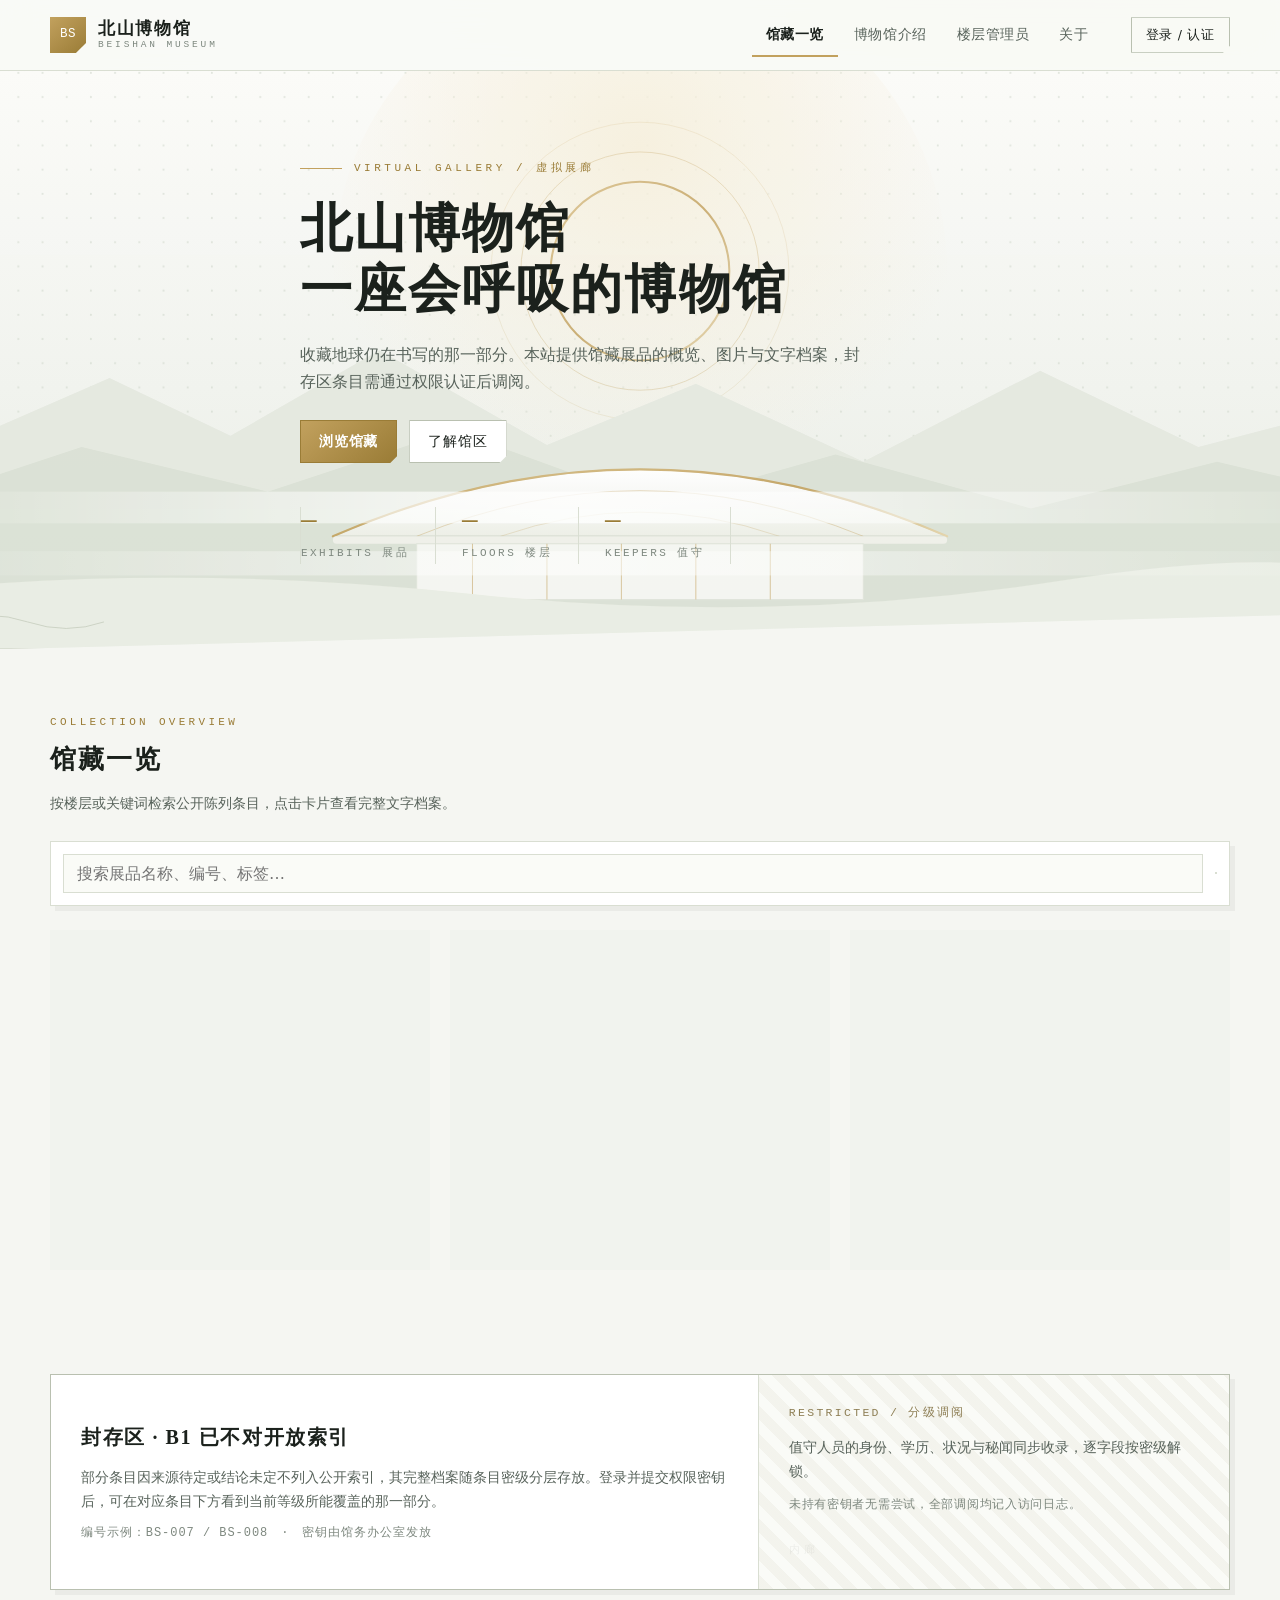
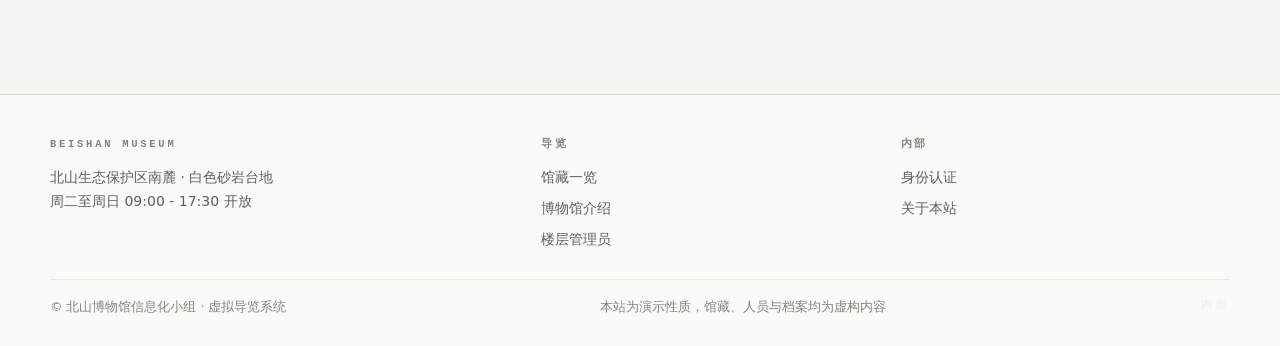
<file: index.html>
<!DOCTYPE html>
<html lang="zh-CN">
<head>
<meta charset="UTF-8" />
<meta name="viewport" content="width=device-width, initial-scale=1" />
<title>馆藏一览 · 北山博物馆虚拟导览</title>
<meta name="description" content="北山博物馆虚拟导览：馆藏展品概览、图片档案与封存区权限调阅。" />
<link rel="icon" href="assets/img/bs-001.svg" />
<link rel="stylesheet" href="assets/css/public.css?v=6" />
</head>
<body>

<header class="site-header">
  <div class="wrap">
    <a class="brand" href="index.html">
      <span class="brand-mark">BS</span>
      <span class="brand-text"><b>北山博物馆</b><small>BEISHAN MUSEUM</small></span>
    </a>
    <nav class="site-nav">
      <a href="index.html">馆藏一览</a>
      <a href="museum.html">博物馆介绍</a>
      <a href="staff.html">楼层管理员</a>
      <a href="about.html">关于</a>
    </nav>
    <div class="header-actions">
      <a id="authBtn" class="btn btn-ghost btn-sm" href="login.html">登录 / 认证</a>
    </div>
  </div>
</header>

<section class="hero">
  <div class="hero-art" aria-hidden="true"></div>
  <div class="wrap hero-inner">
    <span class="hero-tag">VIRTUAL GALLERY / 虚拟展廊</span>
    <h1>北山博物馆<br />一座会呼吸的博物馆</h1>
    <p>收藏地球仍在书写的那一部分。本站提供馆藏展品的概览、图片与文字档案，封存区条目需通过权限认证后调阅。</p>
    <div class="hero-actions">
      <a class="btn btn-gold" href="#collection">浏览馆藏</a>
      <a class="btn" href="museum.html">了解馆区</a>
    </div>
    <div class="hero-stats" id="heroStats">
      <div><span id="statTotal">—</span><small>EXHIBITS 展品</small></div>
      <div><span id="statFloor">—</span><small>FLOORS 楼层</small></div>
      <div><span id="statStaff">—</span><small>KEEPERS 值守</small></div>
    </div>
  </div>
</section>

<main>
  <section class="section" id="collection">
    <div class="wrap">
      <div class="section-head">
        <div>
          <div class="sub">COLLECTION OVERVIEW</div>
          <h2>馆藏一览</h2>
          <p>按楼层或关键词检索公开陈列条目，点击卡片查看完整文字档案。</p>
        </div>
      </div>

      <div class="toolbar">
        <div class="field">
          <input id="searchInput" type="search" placeholder="搜索展品名称、编号、标签…" />
        </div>
        <div class="chips" id="floorChips"></div>
      </div>

      <div class="grid" id="exhibitGrid">
        <div class="skeleton" style="height:340px"></div>
        <div class="skeleton" style="height:340px"></div>
        <div class="skeleton" style="height:340px"></div>
      </div>
      <div class="empty" id="gridEmpty" style="display:none">没有匹配的展品。</div>
    </div>
  </section>

  <section class="section" style="padding-top:0">
    <div class="wrap">
      <div class="sealed-zone">
        <div class="zone-copy">
          <h3>封存区 · B1 已不对开放索引</h3>
          <p>部分条目因来源待定或结论未定不列入公开索引，其完整档案随条目密级分层存放。登录并提交权限密钥后，可在对应条目下方看到当前等级所能覆盖的那一部分。</p>
          <p style="font-family:var(--mono);font-size:12px;letter-spacing:.08em;color:var(--ink-dim)">编号示例：BS-007 / BS-008　·　密钥由馆务办公室发放</p>
        </div>
        <div class="zone-side">
          <div class="zone-code-line">RESTRICTED / 分级调阅</div>
          <p style="margin:0;color:var(--ink-soft);font-size:14px">值守人员的身份、学历、状况与秘闻同步收录，逐字段按密级解锁。</p>
          <p style="margin:0;font-family:var(--mono);font-size:12px;letter-spacing:.06em;color:var(--ink-dim)">未持有密钥者无需尝试，全部调阅均记入访问日志。</p>
          <div style="margin-top:6px"><span class="ghost-gate"><a href="inner.html" tabindex="-1" aria-hidden="true">内廊</a></span></div>
        </div>
      </div>
    </div>
  </section>
</main>

<footer class="site-footer">
  <div class="wrap">
    <div class="footer-grid">
      <div>
        <h4>BEISHAN MUSEUM</h4>
        <p style="color:var(--ink-soft);font-size:14px;margin:0">
          北山生态保护区南麓 · 白色砂岩台地<br />
          周二至周日 09:00 - 17:30 开放
        </p>
      </div>
      <div>
        <h4>导览</h4>
        <ul>
          <li><a href="index.html">馆藏一览</a></li>
          <li><a href="museum.html">博物馆介绍</a></li>
          <li><a href="staff.html">楼层管理员</a></li>
        </ul>
      </div>
      <div>
        <h4>内部</h4>
        <ul>
          <li><a href="login.html">身份认证</a></li>
          <li><a href="about.html">关于本站</a></li>
        </ul>
      </div>
    </div>
    <div class="footer-bottom">
      <span>© 北山博物馆信息化小组 · 虚拟导览系统</span>
      <span>本站为演示性质，馆藏、人员与档案均为虚构内容</span>
      <span class="ghost-gate"><a href="inner.html" tabindex="-1" aria-hidden="true">内廊</a></span>
    </div>
  </div>
</footer>

<script src="assets/vendor/workbuddy-cloud-sdk.global.js"></script>
<script src="assets/vendor/marked.min.js"></script>
<script src="assets/vendor/purify.min.js"></script>
<script src="assets/js/core.js?v=6"></script>
<script src="assets/js/home.js?v=6"></script>
</body>
</html>
</file>
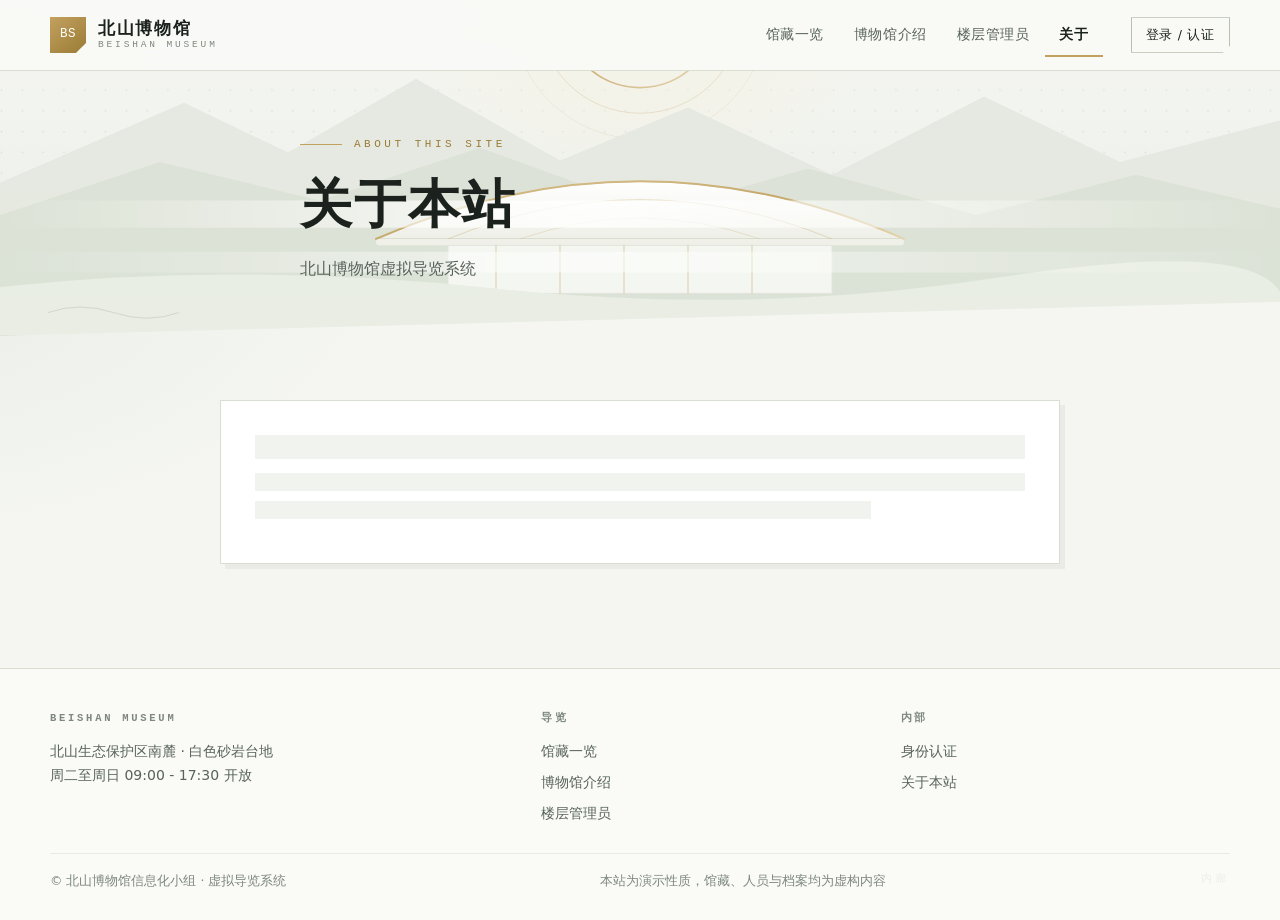
<file: about.html>
<!DOCTYPE html>
<html lang="zh-CN">
<head>
<meta charset="UTF-8" />
<meta name="viewport" content="width=device-width, initial-scale=1" />
<title>关于 · 北山博物馆虚拟导览</title>
<meta name="description" content="关于北山博物馆虚拟导览系统、技术说明与开放时间。" />
<link rel="icon" href="assets/img/bs-001.svg" />
<link rel="stylesheet" href="assets/css/public.css?v=6" />
</head>
<body data-page="about" data-nav="about.html">

<header class="site-header">
  <div class="wrap">
    <a class="brand" href="index.html">
      <span class="brand-mark">BS</span>
      <span class="brand-text"><b>北山博物馆</b><small>BEISHAN MUSEUM</small></span>
    </a>
    <nav class="site-nav">
      <a href="index.html">馆藏一览</a>
      <a href="museum.html">博物馆介绍</a>
      <a href="staff.html">楼层管理员</a>
      <a href="about.html">关于</a>
    </nav>
    <div class="header-actions">
      <a id="authBtn" class="btn btn-ghost btn-sm" href="login.html">登录 / 认证</a>
    </div>
  </div>
</header>

<section class="hero" style="min-height:auto">
  <div class="hero-art" aria-hidden="true"></div>
  <div class="wrap hero-inner" style="padding:64px 0 52px">
    <span class="hero-tag">ABOUT THIS SITE</span>
    <h1 id="pageTitle">关于本站</h1>
    <p id="pageSubtitle">北山博物馆虚拟导览系统</p>
  </div>
</section>

<main>
  <section class="section">
    <div class="wrap-narrow">
      <div class="panel">
        <div class="prose" id="pageContent">
          <div class="skeleton" style="height:24px;margin-bottom:14px"></div>
          <div class="skeleton" style="height:18px;margin-bottom:10px"></div>
          <div class="skeleton" style="height:18px;width:80%;margin-bottom:10px"></div>
        </div>
      </div>
    </div>
  </section>
</main>

<footer class="site-footer">
  <div class="wrap">
    <div class="footer-grid">
      <div>
        <h4>BEISHAN MUSEUM</h4>
        <p style="color:var(--ink-soft);font-size:14px;margin:0">
          北山生态保护区南麓 · 白色砂岩台地<br />
          周二至周日 09:00 - 17:30 开放
        </p>
      </div>
      <div>
        <h4>导览</h4>
        <ul>
          <li><a href="index.html">馆藏一览</a></li>
          <li><a href="museum.html">博物馆介绍</a></li>
          <li><a href="staff.html">楼层管理员</a></li>
        </ul>
      </div>
      <div>
        <h4>内部</h4>
        <ul>
          <li><a href="login.html">身份认证</a></li>
          <li><a href="about.html">关于本站</a></li>
        </ul>
      </div>
    </div>
    <div class="footer-bottom">
      <span>© 北山博物馆信息化小组 · 虚拟导览系统</span>
      <span>本站为演示性质，馆藏、人员与档案均为虚构内容</span>
      <span class="ghost-gate"><a href="inner.html" tabindex="-1" aria-hidden="true">内廊</a></span>
    </div>
  </div>
</footer>

<script src="assets/vendor/workbuddy-cloud-sdk.global.js"></script>
<script src="assets/vendor/marked.min.js"></script>
<script src="assets/vendor/purify.min.js"></script>
<script src="assets/js/core.js?v=6"></script>
<script src="assets/js/page.js?v=6"></script>
</body>
</html>
</file>
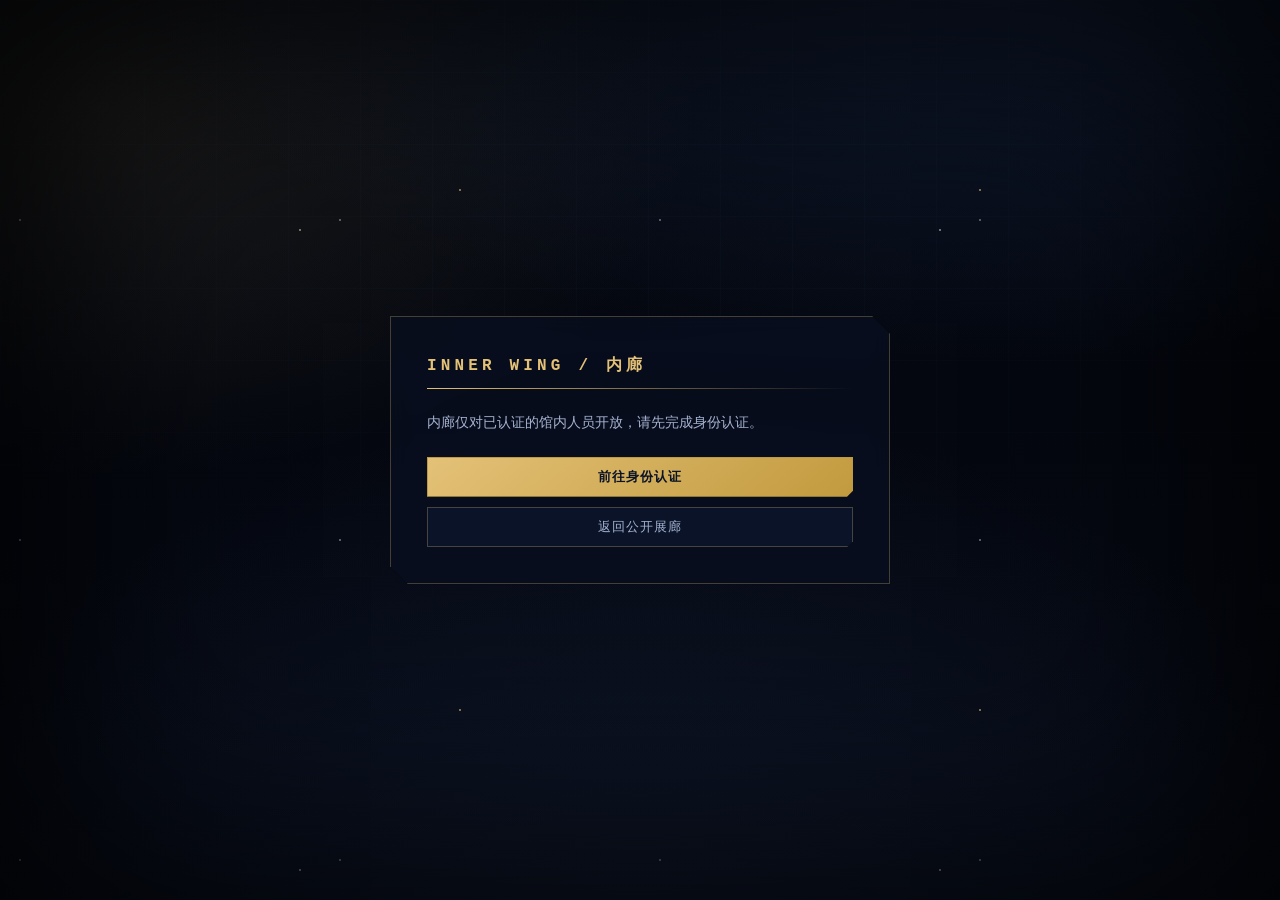
<file: inner.html>
<!DOCTYPE html>
<html lang="zh-CN">
<head>
<meta charset="UTF-8" />
<meta name="viewport" content="width=device-width, initial-scale=1" />
<title>内廊 · 北山博物馆</title>
<meta name="description" content="北山博物馆内廊：封存档案与人事秘档的分级调阅视图。" />
<link rel="icon" href="assets/img/sealed.svg" />
<link rel="stylesheet" href="assets/css/inner.css?v=6" />
</head>
<body>

<div class="starfield"></div>
<div class="stars"></div>
<div class="stars2"></div>
<div class="stars3"></div>
<div class="grid-lines"></div>
<div class="vignette"></div>

<!-- 身份校验门 -->
<div class="in-gate" id="gate">
  <div class="gate-box">
    <h1>INNER WING / 内廊</h1>
    <div class="gate-rule"></div>
    <p id="gateMsg">正在核验身份…</p>
    <div id="gateOps" style="display:none;display:grid;gap:10px">
      <a class="btn btn-gold" href="login.html?next=inner.html">前往身份认证</a>
      <a class="btn" href="index.html">返回公开展廊</a>
    </div>
  </div>
</div>

<!-- 内廊主体 -->
<div class="in-shell" id="shell" style="display:none">

  <div class="in-bar">
    <div class="inner">
      <div class="in-brand">
        <span class="mark">BS</span>
        <div>
          <b>北山博物馆 · 内廊</b>
          <small>INNER WING / CLASSIFIED VIEW</small>
        </div>
      </div>
      <div class="in-bar-right">
        <span class="level-chip" id="levelChip"><span class="dot"></span><span id="levelText">LV.0 未认证</span></span>
        <a class="btn btn-sm" href="admin.html">管理终端</a>
        <a class="btn btn-sm" href="index.html">公开展廊</a>
        <button class="btn btn-sm" id="signOutBtn" type="button">退出</button>
      </div>
    </div>
  </div>

  <header class="in-hero">
    <span class="tag">INNER WING — RESTRICTED VIEW</span>
    <h1>内廊</h1>
    <p>内廊收录全部馆藏条目及其附加的受限档案，以及馆内值守人员的内部人事秘档。每一条档案按密级分层呈现——你只能看到当前权限等级所能覆盖的那一部分。</p>
  </header>

  <div class="clearance-bar">
    <span class="label">权限密钥 / CLEARANCE KEY</span>
    <input id="keyInput" type="password" placeholder="如 BS-4-ARCHIVIST" autocomplete="off" />
    <button class="btn btn-gold btn-sm" id="keyBtn" type="button">提交认证</button>
    <button class="btn btn-sm" id="keyClear" type="button">重置等级</button>
    <div class="clr-msg" id="clrMsg"></div>
  </div>

  <div class="in-tabs">
    <button type="button" class="is-on" data-pane="paneRecords">封存档案 / SEALED RECORDS</button>
    <button type="button" data-pane="paneKeepers">人事秘档 / KEEPER DOSSIERS</button>
  </div>

  <main class="in-main">

    <section class="tab-pane is-on" id="paneRecords">
      <div class="pane-head">
        <div>
          <h2>SEALED RECORDS / 封存档案</h2>
          <div class="sub">全部馆藏条目 · 每条下方附带该条目的受限档案槽，按权限等级解锁</div>
        </div>
      </div>
      <div id="recordList">
        <div class="skeleton" style="height:220px;margin-bottom:20px"></div>
        <div class="skeleton" style="height:220px;margin-bottom:20px"></div>
      </div>
    </section>

    <section class="tab-pane" id="paneKeepers">
      <div class="pane-head">
        <div>
          <h2>KEEPER DOSSIERS / 人事秘档</h2>
          <div class="sub">值守人员的身份、学历、状况与秘闻 · 逐字段按密级解锁</div>
        </div>
      </div>
      <div class="dossier-grid" id="dossierGrid"></div>
    </section>

  </main>

  <div class="in-foot">
    北山博物馆内廊 · 所有调阅均记入访问日志 · 越权尝试将被记录
  </div>
</div>

<script src="assets/vendor/workbuddy-cloud-sdk.global.js"></script>
<script src="assets/vendor/marked.min.js"></script>
<script src="assets/vendor/purify.min.js"></script>
<script src="assets/js/core.js?v=6"></script>
<script src="assets/js/inner.js?v=6"></script>
</body>
</html>
</file>
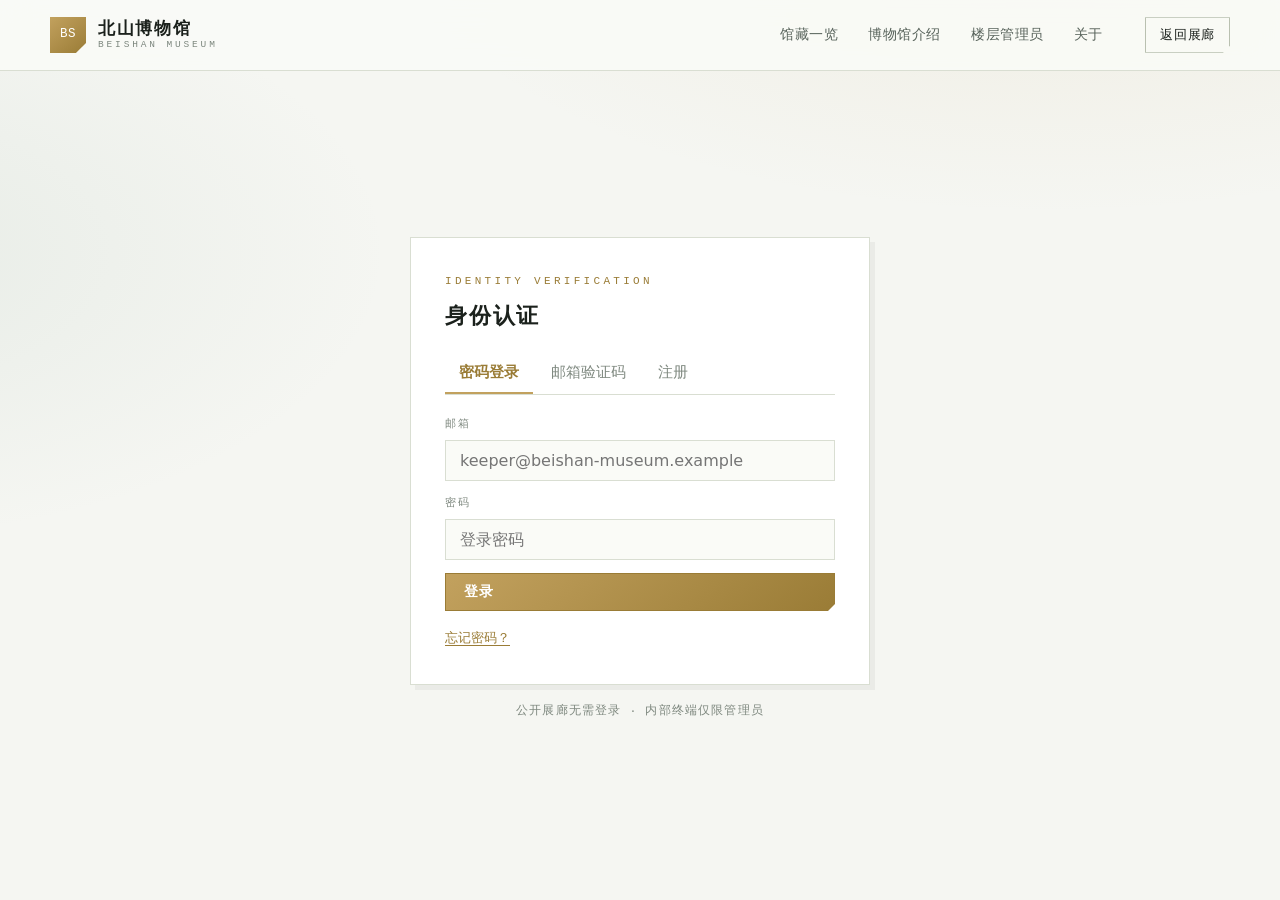
<file: login.html>
<!DOCTYPE html>
<html lang="zh-CN">
<head>
<meta charset="UTF-8" />
<meta name="viewport" content="width=device-width, initial-scale=1" />
<title>身份认证 · 北山博物馆虚拟导览</title>
<link rel="icon" href="assets/img/bs-001.svg" />
<link rel="stylesheet" href="assets/css/public.css?v=6" />
<style>
  .auth-wrap { min-height: calc(100vh - 72px); display: grid; place-items: center; padding: 48px 20px; }
  .auth-card { width: min(460px, 100%); }
  .tabs { display: flex; gap: 4px; margin-bottom: 20px; border-bottom: 1px solid var(--line); }
  .tabs button {
    border: none; background: transparent; padding: 10px 14px; cursor: pointer;
    font-size: 14.5px; color: var(--ink-dim); border-bottom: 2px solid transparent;
  }
  .tabs button.is-on { color: var(--gold-deep); border-bottom-color: var(--gold); font-weight: 600; }
  .form-pane { display: none; }
  .form-pane.is-on { display: block; }
  .form-pane .f { margin-bottom: 13px; }
  .form-pane label { display: block; font-family: var(--mono); font-size: 11px; letter-spacing: .14em; color: var(--ink-dim); margin-bottom: 6px; }
  .form-pane input {
    width: 100%; padding: 10px 14px; border: 1px solid var(--line); border-radius: var(--radius-sm);
    background: var(--surface-soft); outline: none;
  }
  .form-pane input:focus { border-color: var(--gold); background: #fff; }
  .row-inline { display: flex; gap: 10px; }
  .row-inline input { flex: 1; }
  .link-btn { background: none; border: none; color: var(--gold-deep); cursor: pointer; font-size: 13px; padding: 0; text-decoration: underline; text-underline-offset: 3px; }
  .status-card { border: 1px dashed var(--seal); background: var(--surface-soft); border-radius: var(--radius-sm); padding: 18px; }
  .status-card .who { font-family: var(--mono); font-size: 12px; letter-spacing: .1em; color: var(--ink-dim); }
  .mono-note { font-family: var(--mono); font-size: 11.5px; letter-spacing: .1em; color: var(--ink-dim); }
</style>
</head>
<body>

<header class="site-header">
  <div class="wrap">
    <a class="brand" href="index.html">
      <span class="brand-mark">BS</span>
      <span class="brand-text"><b>北山博物馆</b><small>BEISHAN MUSEUM</small></span>
    </a>
    <nav class="site-nav">
      <a href="index.html">馆藏一览</a>
      <a href="museum.html">博物馆介绍</a>
      <a href="staff.html">楼层管理员</a>
      <a href="about.html">关于</a>
    </nav>
    <div class="header-actions">
      <a class="btn btn-ghost btn-sm" href="index.html">返回展廊</a>
    </div>
  </div>
</header>

<div class="auth-wrap">
  <div class="auth-card">
    <div class="panel">
      <div class="section-head" style="margin-bottom:18px">
        <div>
          <div class="sub">IDENTITY VERIFICATION</div>
          <h2 id="authTitle" style="font-size:22px">身份认证</h2>
        </div>
      </div>

      <!-- 未登录：登录表单 -->
      <div id="authForms">
        <div class="tabs">
          <button type="button" class="is-on" data-tab="password">密码登录</button>
          <button type="button" data-tab="otp">邮箱验证码</button>
          <button type="button" data-tab="signup">注册</button>
        </div>

        <form class="form-pane is-on" id="panePassword" autocomplete="on">
          <div class="f"><label for="pwEmail">邮箱</label><input id="pwEmail" type="email" placeholder="keeper@beishan-museum.example" required /></div>
          <div class="f"><label for="pwPass">密码</label><input id="pwPass" type="password" placeholder="登录密码" required /></div>
          <button class="btn btn-gold" type="submit" style="width:100%">登录</button>
          <p style="margin:12px 0 0"><button class="link-btn" type="button" id="forgotBtn">忘记密码？</button></p>
          <div id="pwMsg"></div>
        </form>

        <form class="form-pane" id="paneOtp">
          <div class="f"><label for="otpEmail">邮箱</label><input id="otpEmail" type="email" placeholder="keeper@beishan-museum.example" required /></div>
          <div class="f">
            <label for="otpCode">验证码</label>
            <div class="row-inline">
              <input id="otpCode" type="text" placeholder="6 位验证码" />
              <button class="btn btn-sm" type="button" id="sendOtpBtn">获取验证码</button>
            </div>
          </div>
          <button class="btn btn-gold" type="submit" style="width:100%">登录 / 注册</button>
          <div id="otpMsg"></div>
        </form>

        <form class="form-pane" id="paneSignup">
          <div class="f"><label for="suEmail">邮箱</label><input id="suEmail" type="email" placeholder="keeper@beishan-museum.example" required /></div>
          <div class="f">
            <label for="suCode">验证码</label>
            <div class="row-inline">
              <input id="suCode" type="text" placeholder="6 位验证码" />
              <button class="btn btn-sm" type="button" id="sendSuBtn">获取验证码</button>
            </div>
          </div>
          <div class="f"><label for="suPass">设置密码</label><input id="suPass" type="password" placeholder="至少 8 位" required /></div>
          <button class="btn btn-gold" type="submit" style="width:100%">创建账号</button>
          <div id="suMsg"></div>
        </form>

        <form class="form-pane" id="paneReset">
          <div class="f"><label for="rsEmail">邮箱</label><input id="rsEmail" type="email" required /></div>
          <div class="f"><label for="rsCode">验证码</label>
            <div class="row-inline">
              <input id="rsCode" type="text" placeholder="邮件中的验证码" />
              <button class="btn btn-sm" type="button" id="sendRsBtn">发送验证码</button>
            </div>
          </div>
          <div class="f"><label for="rsPass">新密码</label><input id="rsPass" type="password" /></div>
          <button class="btn btn-gold" type="submit" style="width:100%">重置密码</button>
          <p style="margin:12px 0 0"><button class="link-btn" type="button" id="backLoginBtn">返回登录</button></p>
          <div id="rsMsg"></div>
        </form>
      </div>

      <!-- 已登录：身份状态 -->
      <div id="authStatus" style="display:none">
        <div class="status-card">
          <div class="who" id="whoLine">—</div>
          <p id="roleLine" style="margin:8px 0 14px;font-size:14px"></p>
          <div id="adminActions" style="display:none">
            <a class="btn btn-gold" href="admin.html" style="width:100%;justify-content:center">进入内部管理终端</a>
          </div>
          <div id="guestActions">
            <div style="text-align:right;margin-bottom:16px"><span class="ghost-gate"><a href="inner.html" tabindex="-1" aria-hidden="true">内廊</a></span></div>
            <label for="claimCode" style="display:block;font-family:var(--mono);font-size:11px;letter-spacing:.14em;color:var(--ink-dim);margin-bottom:6px">管理员授权密钥</label>
            <div class="row-inline">
              <input id="claimCode" type="text" placeholder="如 BEISHAN-ADMIN-2026" style="flex:1;padding:10px 14px;border:1px solid var(--line);border-radius:var(--radius-sm);background:var(--surface-soft)" />
              <button class="btn btn-sm" type="button" id="claimBtn">申请权限</button>
            </div>
            <p class="mono-note" style="margin:10px 0 0">持有馆务办公室发放的授权密钥即可升级为管理员。</p>
          </div>
          <div style="margin-top:16px"><button class="btn btn-sm" type="button" id="signOutBtn">退出登录</button></div>
        </div>
        <div id="statusMsg"></div>
      </div>
    </div>
    <p class="mono-note" style="text-align:center;margin-top:16px">公开展廊无需登录 · 内部终端仅限管理员</p>
  </div>
</div>

<script src="assets/vendor/workbuddy-cloud-sdk.global.js"></script>
<script src="assets/js/core.js?v=6"></script>
<script src="assets/js/login.js?v=6"></script>
</body>
</html>
</file>
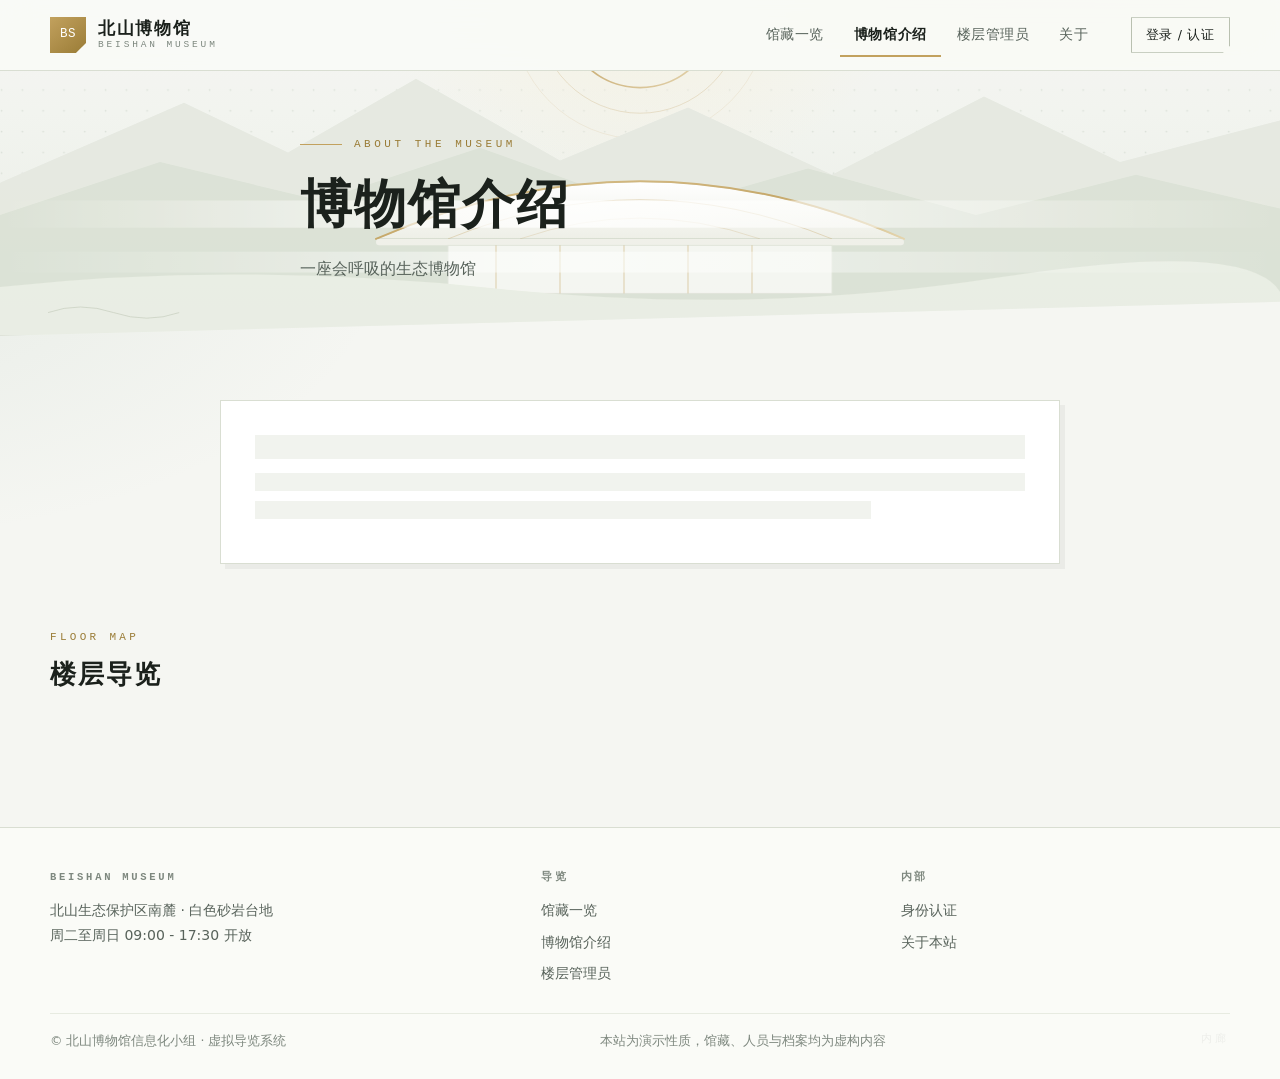
<file: museum.html>
<!DOCTYPE html>
<html lang="zh-CN">
<head>
<meta charset="UTF-8" />
<meta name="viewport" content="width=device-width, initial-scale=1" />
<title>博物馆介绍 · 北山博物馆虚拟导览</title>
<meta name="description" content="北山博物馆的建馆理念、空间布局与生态承诺。" />
<link rel="icon" href="assets/img/bs-001.svg" />
<link rel="stylesheet" href="assets/css/public.css?v=6" />
</head>
<body data-page="museum" data-nav="museum.html">

<header class="site-header">
  <div class="wrap">
    <a class="brand" href="index.html">
      <span class="brand-mark">BS</span>
      <span class="brand-text"><b>北山博物馆</b><small>BEISHAN MUSEUM</small></span>
    </a>
    <nav class="site-nav">
      <a href="index.html">馆藏一览</a>
      <a href="museum.html">博物馆介绍</a>
      <a href="staff.html">楼层管理员</a>
      <a href="about.html">关于</a>
    </nav>
    <div class="header-actions">
      <a id="authBtn" class="btn btn-ghost btn-sm" href="login.html">登录 / 认证</a>
    </div>
  </div>
</header>

<section class="hero" style="min-height:auto">
  <div class="hero-art" aria-hidden="true"></div>
  <div class="wrap hero-inner" style="padding:64px 0 52px">
    <span class="hero-tag">ABOUT THE MUSEUM</span>
    <h1 id="pageTitle">博物馆介绍</h1>
    <p id="pageSubtitle">一座会呼吸的生态博物馆</p>
  </div>
</section>

<main>
  <section class="section">
    <div class="wrap-narrow">
      <div class="panel">
        <div class="prose" id="pageContent">
          <div class="skeleton" style="height:24px;margin-bottom:14px"></div>
          <div class="skeleton" style="height:18px;margin-bottom:10px"></div>
          <div class="skeleton" style="height:18px;width:80%;margin-bottom:10px"></div>
        </div>
      </div>
    </div>
  </section>

  <section class="section" style="padding-top:0">
    <div class="wrap">
      <div class="section-head">
        <div>
          <div class="sub">FLOOR MAP</div>
          <h2>楼层导览</h2>
        </div>
      </div>
      <div class="grid" id="floorMap"></div>
    </div>
  </section>
</main>

<footer class="site-footer">
  <div class="wrap">
    <div class="footer-grid">
      <div>
        <h4>BEISHAN MUSEUM</h4>
        <p style="color:var(--ink-soft);font-size:14px;margin:0">
          北山生态保护区南麓 · 白色砂岩台地<br />
          周二至周日 09:00 - 17:30 开放
        </p>
      </div>
      <div>
        <h4>导览</h4>
        <ul>
          <li><a href="index.html">馆藏一览</a></li>
          <li><a href="museum.html">博物馆介绍</a></li>
          <li><a href="staff.html">楼层管理员</a></li>
        </ul>
      </div>
      <div>
        <h4>内部</h4>
        <ul>
          <li><a href="login.html">身份认证</a></li>
          <li><a href="about.html">关于本站</a></li>
        </ul>
      </div>
    </div>
    <div class="footer-bottom">
      <span>© 北山博物馆信息化小组 · 虚拟导览系统</span>
      <span>本站为演示性质，馆藏、人员与档案均为虚构内容</span>
      <span class="ghost-gate"><a href="inner.html" tabindex="-1" aria-hidden="true">内廊</a></span>
    </div>
  </div>
</footer>

<script src="assets/vendor/workbuddy-cloud-sdk.global.js"></script>
<script src="assets/vendor/marked.min.js"></script>
<script src="assets/vendor/purify.min.js"></script>
<script src="assets/js/core.js?v=6"></script>
<script src="assets/js/page.js?v=6"></script>
</body>
</html>
</file>
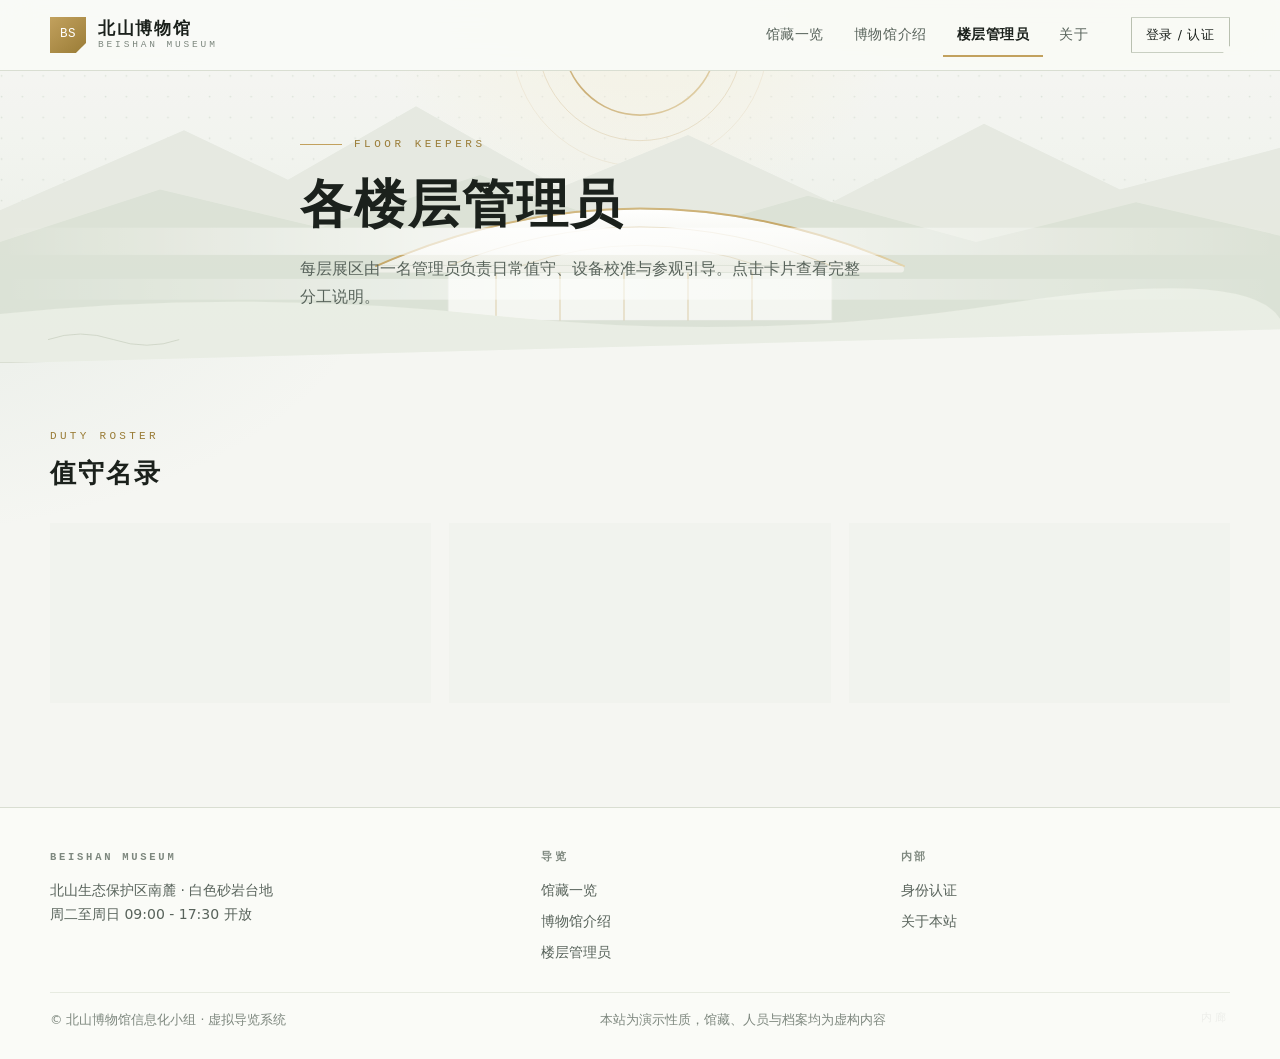
<file: staff.html>
<!DOCTYPE html>
<html lang="zh-CN">
<head>
<meta charset="UTF-8" />
<meta name="viewport" content="width=device-width, initial-scale=1" />
<title>各楼层管理员 · 北山博物馆虚拟导览</title>
<meta name="description" content="北山博物馆各楼层值守管理员信息与分工。" />
<link rel="icon" href="assets/img/bs-001.svg" />
<link rel="stylesheet" href="assets/css/public.css?v=6" />
</head>
<body>

<header class="site-header">
  <div class="wrap">
    <a class="brand" href="index.html">
      <span class="brand-mark">BS</span>
      <span class="brand-text"><b>北山博物馆</b><small>BEISHAN MUSEUM</small></span>
    </a>
    <nav class="site-nav">
      <a href="index.html">馆藏一览</a>
      <a href="museum.html">博物馆介绍</a>
      <a href="staff.html">楼层管理员</a>
      <a href="about.html">关于</a>
    </nav>
    <div class="header-actions">
      <a id="authBtn" class="btn btn-ghost btn-sm" href="login.html">登录 / 认证</a>
    </div>
  </div>
</header>

<section class="hero" style="min-height:auto">
  <div class="hero-art" aria-hidden="true"></div>
  <div class="wrap hero-inner" style="padding:64px 0 52px">
    <span class="hero-tag">FLOOR KEEPERS</span>
    <h1>各楼层管理员</h1>
    <p>每层展区由一名管理员负责日常值守、设备校准与参观引导。点击卡片查看完整分工说明。</p>
  </div>
</section>

<main>
  <section class="section">
    <div class="wrap">
      <div class="section-head">
        <div>
          <div class="sub">DUTY ROSTER</div>
          <h2>值守名录</h2>
        </div>
      </div>
      <div class="staff-grid" id="staffGrid">
        <div class="skeleton" style="height:180px"></div>
        <div class="skeleton" style="height:180px"></div>
        <div class="skeleton" style="height:180px"></div>
      </div>
      <div class="empty" id="staffEmpty" style="display:none">暂无值守信息。</div>
    </div>
  </section>
</main>

<footer class="site-footer">
  <div class="wrap">
    <div class="footer-grid">
      <div>
        <h4>BEISHAN MUSEUM</h4>
        <p style="color:var(--ink-soft);font-size:14px;margin:0">
          北山生态保护区南麓 · 白色砂岩台地<br />
          周二至周日 09:00 - 17:30 开放
        </p>
      </div>
      <div>
        <h4>导览</h4>
        <ul>
          <li><a href="index.html">馆藏一览</a></li>
          <li><a href="museum.html">博物馆介绍</a></li>
          <li><a href="staff.html">楼层管理员</a></li>
        </ul>
      </div>
      <div>
        <h4>内部</h4>
        <ul>
          <li><a href="login.html">身份认证</a></li>
          <li><a href="about.html">关于本站</a></li>
        </ul>
      </div>
    </div>
    <div class="footer-bottom">
      <span>© 北山博物馆信息化小组 · 虚拟导览系统</span>
      <span>本站为演示性质，馆藏、人员与档案均为虚构内容</span>
      <span class="ghost-gate"><a href="inner.html" tabindex="-1" aria-hidden="true">内廊</a></span>
    </div>
  </div>
</footer>

<script src="assets/vendor/workbuddy-cloud-sdk.global.js"></script>
<script src="assets/vendor/marked.min.js"></script>
<script src="assets/vendor/purify.min.js"></script>
<script src="assets/js/core.js?v=6"></script>
<script src="assets/js/staff.js?v=6"></script>
</body>
</html>
</file>
<file: assets/css/public.css>
/* 北山博物馆 · 公共站点样式 —— 白金配色 / 生态轻科幻 · 锐利版 */

:root {
  --bg: #F5F6F2;
  --bg-deep: #EBEEE7;
  --surface: #FFFFFF;
  --surface-soft: #FAFBF7;
  --line: #D9DED2;
  --line-soft: #E7EBE1;
  --line-hard: #B9C0B0;
  --ink: #1B211C;
  --ink-soft: #58635B;
  --ink-dim: #7E887F;
  --gold: #C2A15E;
  --gold-deep: #9A7C36;
  --gold-soft: #EFE6CE;
  --mint: #9FB8A8;
  --mint-soft: #E3EEE7;
  --seal: #8E7F55;
  --radius: 0px;
  --radius-sm: 0px;
  --shadow: 5px 5px 0 rgba(28, 34, 29, .05);
  --shadow-lg: 8px 8px 0 rgba(154, 124, 54, .10), 0 18px 44px rgba(28, 34, 29, .10);
  --shadow-gold: 3px 3px 0 var(--gold);
  --sans: "PingFang SC", "Microsoft YaHei", "Hiragino Sans GB", "Noto Sans SC", system-ui, -apple-system, sans-serif;
  --serif: "Songti SC", "Noto Serif SC", "Source Han Serif SC", Georgia, serif;
  --mono: ui-monospace, "SFMono-Regular", "JetBrains Mono", Consolas, "Courier New", monospace;
}

* { box-sizing: border-box; }

html { scroll-behavior: smooth; }

body {
  margin: 0;
  font-family: var(--sans);
  color: var(--ink);
  background: var(--bg);
  line-height: 1.72;
  -webkit-font-smoothing: antialiased;
  background-image:
    radial-gradient(1100px 520px at 82% -12%, rgba(194, 161, 94, .12), transparent 62%),
    radial-gradient(900px 480px at -12% 28%, rgba(159, 184, 168, .16), transparent 60%);
  background-attachment: fixed;
}

a { color: inherit; text-decoration: none; }
img { max-width: 100%; display: block; }
button, input, select, textarea { font-family: inherit; font-size: inherit; color: inherit; }

::selection { background: var(--gold-soft); color: var(--ink); }

/* ---------- layout ---------- */
.wrap { width: min(1180px, calc(100% - 48px)); margin: 0 auto; }
.wrap-narrow { width: min(840px, calc(100% - 48px)); margin: 0 auto; }

/* ---------- header ---------- */
.site-header {
  position: sticky; top: 0; z-index: 40;
  backdrop-filter: saturate(150%) blur(16px);
  background: rgba(250, 251, 248, .88);
  border-bottom: 1px solid var(--line);
}
.site-header .wrap {
  display: flex; align-items: center; gap: 28px;
  height: 70px;
}
.brand { display: flex; align-items: center; gap: 12px; flex-shrink: 0; }
.brand-mark {
  width: 36px; height: 36px;
  display: grid; place-items: center;
  font-family: var(--mono); font-size: 12.5px; letter-spacing: .04em;
  color: #fff;
  background: linear-gradient(140deg, var(--gold) 0%, var(--gold-deep) 100%);
  clip-path: polygon(0 0, 100% 0, 100% 72%, 72% 100%, 0 100%);
  box-shadow: 3px 3px 0 rgba(154, 124, 54, .18);
}
.brand-text { display: flex; flex-direction: column; line-height: 1.18; }
.brand-text b { font-family: var(--serif); font-size: 17px; font-weight: 600; letter-spacing: .1em; }
.brand-text small { font-family: var(--mono); font-size: 9.5px; letter-spacing: .3em; color: var(--ink-dim); }

.site-nav { display: flex; gap: 2px; margin-left: auto; }
.site-nav a {
  position: relative; padding: 9px 14px;
  font-size: 14px; letter-spacing: .04em; color: var(--ink-soft);
  border-bottom: 2px solid transparent; transition: .18s;
}
.site-nav a:hover { color: var(--ink); border-bottom-color: var(--line-hard); }
.site-nav a.is-active { color: var(--ink); font-weight: 600; border-bottom-color: var(--gold); }
/* ---------- 隐秘入口（内廊） ----------
   与所在背景近乎同色，鼠标移入后才缓慢显形 */
.ghost-gate,
.ghost-gate a {
  font-family: var(--mono);
  font-size: 11px;
  letter-spacing: .34em;
  text-decoration: none;
}
.ghost-gate a {
  color: var(--ink);
  opacity: .055;
  cursor: default;
  user-select: none;
  transition: opacity .45s ease, color .45s ease, text-shadow .45s ease;
}
.ghost-gate a:hover,
.ghost-gate a:focus-visible {
  color: var(--gold-deep);
  opacity: 1;
  cursor: pointer;
  outline: none;
  text-shadow: 0 0 12px rgba(180, 140, 60, .28);
}
.ghost-gate.is-inline { margin-left: 14px; }

.header-actions { display: flex; gap: 10px; }

.btn {
  display: inline-flex; align-items: center; gap: 8px;
  padding: 9px 18px; border: 1px solid var(--line-hard);
  background: var(--surface); font-size: 13.5px; letter-spacing: .06em; cursor: pointer;
  transition: .18s; white-space: nowrap;
  clip-path: polygon(0 0, 100% 0, 100% calc(100% - 7px), calc(100% - 7px) 100%, 0 100%);
}
.btn:hover { border-color: var(--gold-deep); color: var(--gold-deep); box-shadow: var(--shadow-gold); transform: translate(-1px, -1px); }
.btn-gold {
  background: linear-gradient(140deg, var(--gold) 0%, var(--gold-deep) 100%);
  border-color: var(--gold-deep); color: #fff; font-weight: 600;
}
.btn-gold:hover { color: #fff; box-shadow: 3px 3px 0 rgba(154, 124, 54, .35); }
.btn-ghost { background: transparent; }
.btn-sm { padding: 6px 14px; font-size: 12.5px; }
.btn:disabled { opacity: .5; cursor: not-allowed; transform: none; box-shadow: none; }

/* ---------- hero ---------- */
.hero {
  position: relative; overflow: hidden;
  border-bottom: 1px solid var(--line);
  background: linear-gradient(180deg, #FCFCFA 0%, #EFF2EC 100%);
  clip-path: polygon(0 0, 100% 0, 100% calc(100% - 34px), 0 100%);
}
.hero-art {
  position: absolute; inset: 0;
  background: url("../img/hero.svg") center bottom / cover no-repeat;
  opacity: .92;
}
.hero-inner {
  position: relative; z-index: 2;
  padding: 88px 0 84px;
  display: grid; gap: 20px; max-width: 680px;
}
.hero-tag {
  display: inline-flex; align-items: center; gap: 12px;
  font-family: var(--mono); font-size: 11px; letter-spacing: .32em;
  color: var(--gold-deep); text-transform: uppercase;
}
.hero-tag::before { content: ""; width: 42px; height: 1px; background: var(--gold); }
.hero h1 {
  margin: 0; font-family: var(--serif); font-weight: 600;
  font-size: clamp(32px, 5vw, 52px); line-height: 1.18; letter-spacing: .04em;
}
.hero p { margin: 0; color: var(--ink-soft); font-size: 16px; max-width: 560px; }
.hero-actions { display: flex; gap: 12px; flex-wrap: wrap; margin-top: 4px; }

.hero-stats { display: flex; gap: 0; margin-top: 24px; flex-wrap: wrap; border-left: 1px solid var(--line); }
.hero-stats div { padding: 0 26px; border-right: 1px solid var(--line); }
.hero-stats div:first-child { padding-left: 0; border-left: none; }
.hero-stats div span {
  display: block; font-family: var(--mono); font-size: 26px; color: var(--gold-deep); line-height: 1.15; letter-spacing: .02em;
}
.hero-stats div small { font-size: 11px; letter-spacing: .22em; color: var(--ink-dim); font-family: var(--mono); }

/* ---------- section ---------- */
.section { padding: 64px 0; }
.section-head { display: flex; align-items: flex-end; justify-content: space-between; gap: 24px; margin-bottom: 26px; flex-wrap: wrap; }
.section-head h2 {
  margin: 0; font-family: var(--serif); font-weight: 600;
  font-size: 26px; letter-spacing: .08em;
}
.section-head .sub { color: var(--gold-deep); font-size: 11px; font-family: var(--mono); letter-spacing: .3em; margin-bottom: 6px; }
.section-head p { margin: 8px 0 0; color: var(--ink-soft); font-size: 14px; }

/* ---------- toolbar ---------- */
.toolbar {
  display: flex; gap: 12px; flex-wrap: wrap; align-items: center;
  padding: 12px; border: 1px solid var(--line);
  background: var(--surface); box-shadow: var(--shadow); margin-bottom: 24px;
}
.field { position: relative; flex: 1 1 240px; min-width: 200px; }
.field input, .field select, .field textarea {
  width: 100%; padding: 9px 13px;
  border: 1px solid var(--line); background: var(--surface-soft); outline: none; transition: .18s;
}
.field input:focus, .field select:focus, .field textarea:focus { border-color: var(--gold-deep); background: #fff; box-shadow: 2px 2px 0 rgba(154, 124, 54, .14); }
.chips { display: flex; gap: 0; flex-wrap: wrap; border: 1px solid var(--line); }
.chip {
  padding: 7px 15px; border: none; border-right: 1px solid var(--line);
  background: var(--surface-soft); font-size: 13px; letter-spacing: .04em; cursor: pointer; transition: .16s;
}
.chip:last-child { border-right: none; }
.chip:hover { background: var(--gold-soft); }
.chip.is-on { background: var(--ink); color: #fff; }

/* ---------- exhibit grid ---------- */
.grid {
  display: grid; gap: 20px;
  grid-template-columns: repeat(auto-fill, minmax(320px, 1fr));
}
.card {
  position: relative;
  border: 1px solid var(--line);
  background: var(--surface); overflow: hidden; cursor: pointer;
  transition: .22s cubic-bezier(.2, .7, .3, 1); box-shadow: var(--shadow);
  display: flex; flex-direction: column;
  clip-path: polygon(0 0, calc(100% - 16px) 0, 100% 16px, 100% 100%, 16px 100%, 0 calc(100% - 16px));
}
.card::after {
  content: ""; position: absolute; top: 0; right: 0; width: 16px; height: 16px;
  background: linear-gradient(225deg, var(--gold) 0 50%, transparent 50%);
  opacity: 0; transition: .22s;
}
.card:hover { transform: translate(-2px, -2px); box-shadow: var(--shadow-lg); }
.card:hover::after { opacity: 1; }
.card-figure { position: relative; aspect-ratio: 4 / 3; background: var(--bg-deep); overflow: hidden; }
.card-figure img { width: 100%; height: 100%; object-fit: cover; transition: transform .5s; }
.card:hover .card-figure img { transform: scale(1.05); }
.card-figure .code {
  position: absolute; top: 0; left: 0;
  font-family: var(--mono); font-size: 10.5px; letter-spacing: .16em;
  padding: 5px 10px;
  background: rgba(255, 255, 255, .94); color: var(--gold-deep);
  border-right: 1px solid var(--gold-soft); border-bottom: 1px solid var(--gold-soft);
}
.card-figure .floor {
  position: absolute; bottom: 0; right: 0;
  font-family: var(--mono); font-size: 10.5px; letter-spacing: .16em;
  padding: 5px 10px;
  background: rgba(27, 33, 28, .88); color: #F3F4EF;
  clip-path: polygon(10px 0, 100% 0, 100% 100%, 0 100%);
}
.card-body { padding: 18px 20px 20px; display: flex; flex-direction: column; gap: 9px; flex: 1; }
.card-body h3 { margin: 0; font-family: var(--serif); font-size: 19px; font-weight: 600; letter-spacing: .06em; }
.card-meta { display: flex; gap: 10px; flex-wrap: wrap; font-size: 12px; color: var(--ink-dim); font-family: var(--mono); letter-spacing: .04em; }
.card-summary { margin: 0; font-size: 14px; color: var(--ink-soft); flex: 1; }
.card-tags { display: flex; gap: 6px; flex-wrap: wrap; }
.tag {
  font-size: 11px; padding: 3px 8px; letter-spacing: .06em;
  background: var(--mint-soft); color: #46614F; border: 1px solid #D6E5DC;
}
.tag-gold { background: var(--gold-soft); color: var(--gold-deep); border-color: #E6D7B6; }

/* ---------- sealed pointer ---------- */
.sealed-zone {
  margin-top: 40px; padding: 0; border: 1px solid var(--line-hard);
  background: var(--surface);
  display: grid; gap: 0; grid-template-columns: 1.5fr 1fr; align-items: stretch;
  box-shadow: var(--shadow);
}
.sealed-zone .zone-copy { padding: 28px 30px; display: grid; gap: 10px; align-content: center; }
.sealed-zone h3 { margin: 0; font-family: var(--serif); font-size: 20px; letter-spacing: .08em; }
.sealed-zone p { margin: 0; color: var(--ink-soft); font-size: 14px; }
.zone-side {
  padding: 28px 30px; border-left: 1px solid var(--line);
  background:
    repeating-linear-gradient(45deg, rgba(142, 127, 85, .06) 0 10px, transparent 10px 20px),
    var(--surface-soft);
  display: grid; gap: 12px; align-content: center;
}
.zone-code-line { font-family: var(--mono); font-size: 11.5px; letter-spacing: .2em; color: var(--seal); }

/* ---------- staff ---------- */
.staff-grid { display: grid; gap: 18px; grid-template-columns: repeat(auto-fill, minmax(300px, 1fr)); }
.staff-card {
  border: 1px solid var(--line); background: var(--surface);
  padding: 22px; display: grid; gap: 10px; box-shadow: var(--shadow); transition: .2s;
  clip-path: polygon(0 0, calc(100% - 14px) 0, 100% 14px, 100% 100%, 14px 100%, 0 calc(100% - 14px));
}
.staff-card:hover { box-shadow: var(--shadow-lg); transform: translate(-2px, -2px); }
.staff-top { display: flex; align-items: center; gap: 14px; }
.avatar {
  width: 46px; height: 46px; display: grid; place-items: center;
  font-family: var(--serif); font-size: 18px; color: #fff;
  background: linear-gradient(140deg, var(--gold) 0%, var(--gold-deep) 100%);
  flex-shrink: 0;
  clip-path: polygon(0 0, 100% 0, 100% 74%, 74% 100%, 0 100%);
}
.staff-top h3 { margin: 0; font-family: var(--serif); font-size: 18px; letter-spacing: .06em; }
.staff-top .role { font-size: 12px; color: var(--ink-dim); font-family: var(--mono); letter-spacing: .1em; }
.staff-floor {
  justify-self: start; font-family: var(--mono); font-size: 11px; letter-spacing: .18em;
  padding: 3px 9px; background: var(--mint-soft); color: #46614F; border: 1px solid #D6E5DC;
}
.staff-bio { font-size: 14px; color: var(--ink-soft); }
.staff-contact { font-family: var(--mono); font-size: 12px; color: var(--ink-dim); word-break: break-all; letter-spacing: .04em; }

/* ---------- prose ---------- */
.prose { font-size: 15.5px; color: #313B34; }
.prose h1 { font-family: var(--serif); font-size: 30px; margin: 0 0 18px; letter-spacing: .06em; }
.prose h2 {
  font-family: var(--serif); font-size: 21px; margin: 34px 0 12px; letter-spacing: .06em;
  padding-left: 12px; border-left: 3px solid var(--gold);
}
.prose h3 { font-size: 16.5px; margin: 24px 0 8px; color: var(--ink); letter-spacing: .04em; }
.prose p { margin: 0 0 14px; }
.prose ul, .prose ol { margin: 0 0 16px; padding-left: 22px; }
.prose li { margin: 4px 0; }
.prose blockquote {
  margin: 18px 0; padding: 12px 18px; border-left: 2px solid var(--gold);
  background: var(--surface-soft); color: var(--ink-soft);
}
.prose code { font-family: var(--mono); font-size: 13px; background: var(--bg-deep); padding: 2px 6px; }
.prose pre { background: var(--surface-soft); border: 1px solid var(--line); padding: 14px; overflow: auto; }
.prose table { width: 100%; border-collapse: collapse; margin: 16px 0; font-size: 14.5px; }
.prose th, .prose td { border: 1px solid var(--line); padding: 9px 12px; text-align: left; }
.prose th { background: var(--surface-soft); font-weight: 600; }
.prose hr { border: none; border-top: 1px solid var(--line); margin: 28px 0; }
.prose a { color: var(--gold-deep); text-decoration: underline; text-underline-offset: 3px; }

.panel {
  border: 1px solid var(--line); background: var(--surface);
  padding: 34px; box-shadow: var(--shadow);
}

/* ---------- modal ---------- */
.modal-mask {
  position: fixed; inset: 0; z-index: 80; display: none;
  background: rgba(24, 30, 25, .5); backdrop-filter: blur(3px);
}
.modal-mask.is-open { display: block; }
.modal {
  position: fixed; z-index: 81; top: 50%; left: 50%;
  transform: translate(-50%, -46%) scale(.99); opacity: 0;
  width: min(860px, calc(100% - 40px)); max-height: 84vh; overflow: auto;
  background: var(--surface); border: 1px solid var(--line-hard);
  box-shadow: var(--shadow-lg); transition: .22s; display: none;
}
.modal.is-open { display: block; opacity: 1; transform: translate(-50%, -50%) scale(1); }
.modal-head { position: sticky; top: 0; background: var(--surface); padding: 20px 28px 14px; border-bottom: 1px solid var(--line-soft); }
.modal-head .row { display: flex; align-items: flex-start; gap: 14px; }
.modal-head h2 { margin: 0; font-family: var(--serif); font-size: 23px; letter-spacing: .04em; }
.modal-close { margin-left: auto; border: 1px solid var(--line); background: var(--surface); width: 30px; height: 30px; cursor: pointer; transition: .18s; }
.modal-close:hover { border-color: var(--gold-deep); color: var(--gold-deep); box-shadow: 2px 2px 0 rgba(154, 124, 54, .2); }
.modal-body { padding: 22px 28px 30px; }
.modal-figure { margin: 0 0 20px; overflow: hidden; border: 1px solid var(--line); }
.modal-figure img { width: 100%; aspect-ratio: 16 / 9; object-fit: cover; }
.meta-grid { display: grid; grid-template-columns: repeat(auto-fit, minmax(140px, 1fr)); gap: 0; margin-bottom: 22px; border: 1px solid var(--line-soft); }
.meta-grid div { border-right: 1px solid var(--line-soft); border-bottom: 1px solid var(--line-soft); padding: 10px 12px; background: var(--surface-soft); }
.meta-grid dt { font-family: var(--mono); font-size: 10.5px; letter-spacing: .18em; color: var(--ink-dim); }
.meta-grid dd { margin: 4px 0 0; font-size: 14px; }

/* ---------- notice ---------- */
.notice {
  border: 1px solid var(--line); border-left: 2px solid var(--gold);
  background: var(--surface-soft);
  padding: 13px 16px; font-size: 14px; color: var(--ink-soft); margin: 16px 0;
}
.notice-warn { border-left-color: #C08A4A; }
.notice-err { border-left-color: #B4634A; }

/* ---------- footer ---------- */
.site-footer { margin-top: 40px; border-top: 1px solid var(--line); background: var(--surface-soft); padding: 40px 0 28px; }
.footer-grid { display: grid; grid-template-columns: 1.4fr 1fr 1fr; gap: 30px; }
.site-footer h4 { margin: 0 0 12px; font-family: var(--mono); font-size: 10.5px; letter-spacing: .26em; color: var(--ink-dim); }
.site-footer ul { margin: 0; padding: 0; list-style: none; display: grid; gap: 7px; font-size: 14px; color: var(--ink-soft); }
.site-footer a:hover { color: var(--gold-deep); }
.footer-bottom { margin-top: 28px; padding-top: 16px; border-top: 1px solid var(--line-soft); font-size: 12.5px; color: var(--ink-dim); display: flex; justify-content: space-between; gap: 16px; flex-wrap: wrap; }

/* ---------- misc ---------- */
.empty { padding: 56px 20px; text-align: center; color: var(--ink-dim); font-size: 14px; }
.loader { display: inline-block; width: 14px; height: 14px; border: 2px solid var(--line); border-top-color: var(--gold); animation: spin .8s linear infinite; vertical-align: -3px; }
@keyframes spin { to { transform: rotate(360deg); } }
.skeleton { background: linear-gradient(90deg, #F1F3EE 25%, #E7EBE3 37%, #F1F3EE 63%); background-size: 400% 100%; animation: shimmer 1.4s ease infinite; }
@keyframes shimmer { 0% { background-position: 100% 50%; } 100% { background-position: 0 50%; } }
.offline-banner {
  background: #FFF8E8; border-bottom: 1px solid #EFDFB8; color: #8A6A2E;
  font-size: 13.5px; padding: 10px 0; text-align: center;
}
.toast {
  position: fixed; left: 50%; bottom: 34px; transform: translateX(-50%) translateY(20px);
  background: var(--ink); color: #fff; padding: 11px 20px;
  font-size: 13.5px; letter-spacing: .04em; z-index: 120; opacity: 0; pointer-events: none; transition: .24s;
  box-shadow: var(--shadow-lg);
}
.toast.is-on { opacity: 1; transform: translateX(-50%) translateY(0); }

@media (max-width: 900px) {
  .site-nav { display: none; }
  .footer-grid { grid-template-columns: 1fr 1fr; }
  .sealed-zone { grid-template-columns: 1fr; }
  .zone-side { border-left: none; border-top: 1px solid var(--line); }
}
@media (max-width: 560px) {
  .wrap, .wrap-narrow { width: calc(100% - 32px); }
  .hero-inner { padding: 56px 0 64px; }
  .footer-grid { grid-template-columns: 1fr; }
  .panel { padding: 22px; }
  .hero-stats div { padding: 0 18px; }
}
</file>
<file: assets/css/inner.css>
/* 北山博物馆 · 里版内廊 —— 蓝金高级星空 / 锐利版 */

:root {
  --bg: #04070F;
  --bg-2: #070C19;
  --panel: rgba(11, 19, 40, .74);
  --panel-solid: #0A1226;
  --line: rgba(146, 176, 235, .16);
  --line-2: rgba(227, 193, 119, .28);
  --ink: #DCE4F5;
  --ink-soft: #A4B2D0;
  --ink-dim: #6C7DA3;
  --gold: #E3C177;
  --gold-deep: #C29A3E;
  --gold-dim: #8A6E2C;
  --gold-soft: rgba(227, 193, 119, .10);
  --blue: #4C7FE0;
  --blue-soft: rgba(76, 127, 224, .12);
  --alert: #D9714E;
  --ok: #62C39B;
  --sans: "PingFang SC", "Microsoft YaHei", "Noto Sans SC", system-ui, -apple-system, sans-serif;
  --serif: "Songti SC", "Noto Serif SC", "Source Han Serif SC", Georgia, serif;
  --mono: ui-monospace, "SFMono-Regular", "JetBrains Mono", Consolas, "Courier New", monospace;
}

* { box-sizing: border-box; }

body {
  margin: 0;
  font-family: var(--sans);
  color: var(--ink);
  background: var(--bg);
  line-height: 1.72;
  -webkit-font-smoothing: antialiased;
  overflow-x: hidden;
}

/* ---------- 星空背景 ---------- */
.starfield {
  position: fixed; inset: 0; z-index: 0; pointer-events: none;
  background:
    radial-gradient(1400px 700px at 78% -8%, rgba(76, 127, 224, .18), transparent 62%),
    radial-gradient(1000px 620px at 8% 12%, rgba(227, 193, 119, .10), transparent 60%),
    radial-gradient(1200px 900px at 50% 110%, rgba(76, 127, 224, .12), transparent 65%),
    linear-gradient(180deg, #050912 0%, #04070F 45%, #070B16 100%);
}

/* 星点：三层不同密度 */
.stars, .stars2, .stars3 {
  position: fixed; inset: -50% -50%; z-index: 0; pointer-events: none;
  background-repeat: repeat;
}
.stars {
  background-image:
    radial-gradient(1.4px 1.4px at 20px 30px, rgba(255,255,255,.85) 50%, transparent 51%),
    radial-gradient(1.2px 1.2px at 140px 90px, rgba(215,230,255,.7) 50%, transparent 51%),
    radial-gradient(1px 1px at 260px 180px, rgba(255,255,255,.55) 50%, transparent 51%);
  background-size: 320px 320px, 380px 380px, 300px 300px;
  animation: drift 120s linear infinite;
  opacity: .8;
}
.stars2 {
  background-image:
    radial-gradient(1.8px 1.8px at 60px 120px, rgba(227,193,119,.85) 50%, transparent 51%),
    radial-gradient(1.6px 1.6px at 300px 40px, rgba(255,240,210,.65) 50%, transparent 51%);
  background-size: 520px 520px, 640px 640px;
  animation: drift 180s linear infinite reverse;
  opacity: .7;
}
.stars3 {
  background-image:
    radial-gradient(1px 1px at 80px 200px, rgba(160,200,255,.6) 50%, transparent 51%),
    radial-gradient(1px 1px at 220px 320px, rgba(255,255,255,.5) 50%, transparent 51%);
  background-size: 240px 240px, 200px 200px;
  animation: twinkle 7s ease-in-out infinite;
  opacity: .55;
}
@keyframes drift { from { transform: translate3d(0,0,0); } to { transform: translate3d(-320px, -320px, 0); } }
@keyframes twinkle { 0%, 100% { opacity: .25; } 50% { opacity: .75; } }

/* 细网格 + 暗角 */
.grid-lines {
  position: fixed; inset: 0; z-index: 0; pointer-events: none; opacity: .35;
  background-image:
    linear-gradient(rgba(120, 160, 230, .07) 1px, transparent 1px),
    linear-gradient(90deg, rgba(120, 160, 230, .07) 1px, transparent 1px);
  background-size: 72px 72px, 72px 72px;
  mask-image: radial-gradient(1200px 700px at 50% 20%, #000 20%, transparent 78%);
}
.vignette {
  position: fixed; inset: 0; z-index: 0; pointer-events: none;
  box-shadow: inset 0 0 220px 60px rgba(0, 0, 0, .8);
}

a { color: var(--gold); text-decoration: none; }
a:hover { text-decoration: underline; }
button, input, select, textarea { font-family: inherit; font-size: inherit; color: inherit; }

.in-shell { position: relative; z-index: 2; }

/* ---------- top bar ---------- */
.in-bar {
  position: sticky; top: 0; z-index: 30;
  border-bottom: 1px solid var(--line-2);
  background: rgba(5, 9, 18, .82);
  backdrop-filter: blur(14px) saturate(130%);
}
.in-bar .inner {
  width: min(1240px, calc(100% - 44px)); margin: 0 auto;
  display: flex; align-items: center; gap: 18px; height: 66px;
}
.in-brand { display: flex; align-items: center; gap: 12px; }
.in-brand .mark {
  width: 34px; height: 34px; display: grid; place-items: center;
  font-family: var(--mono); font-size: 11.5px; letter-spacing: .04em;
  color: #0A1226; font-weight: 700;
  background: linear-gradient(140deg, var(--gold) 0%, var(--gold-deep) 100%);
  clip-path: polygon(0 0, 100% 0, 100% 70%, 70% 100%, 0 100%);
}
.in-brand b { display: block; font-family: var(--serif); font-size: 15px; letter-spacing: .14em; color: var(--gold); font-weight: 600; }
.in-brand small { display: block; font-family: var(--mono); font-size: 9.5px; letter-spacing: .3em; color: var(--ink-dim); }
.in-bar-right { margin-left: auto; display: flex; align-items: center; gap: 14px; }

.level-chip {
  display: inline-flex; align-items: center; gap: 8px;
  font-family: var(--mono); font-size: 11px; letter-spacing: .18em;
  padding: 6px 12px; border: 1px solid var(--line-2); color: var(--gold);
  background: var(--gold-soft);
  clip-path: polygon(0 0, 100% 0, 100% calc(100% - 6px), calc(100% - 6px) 100%, 0 100%);
}
.level-chip .dot { width: 6px; height: 6px; background: var(--gold); box-shadow: 0 0 8px var(--gold); }

.btn {
  display: inline-flex; align-items: center; gap: 8px; justify-content: center;
  padding: 8px 16px; cursor: pointer; font-size: 13px; letter-spacing: .08em;
  border: 1px solid var(--line-2); background: rgba(12, 22, 46, .7); color: var(--ink-soft);
  transition: .18s;
  clip-path: polygon(0 0, 100% 0, 100% calc(100% - 6px), calc(100% - 6px) 100%, 0 100%);
}
.btn:hover { color: var(--gold); border-color: var(--gold); box-shadow: 3px 3px 0 rgba(227, 193, 119, .18); transform: translate(-1px, -1px); }
.btn-gold {
  background: linear-gradient(140deg, var(--gold) 0%, var(--gold-deep) 100%);
  border-color: var(--gold-deep); color: #0A1226; font-weight: 600;
}
.btn-gold:hover { color: #0A1226; box-shadow: 3px 3px 0 rgba(227, 193, 119, .35); }
.btn-sm { padding: 5px 12px; font-size: 12px; }
.btn:disabled { opacity: .45; cursor: not-allowed; transform: none; box-shadow: none; }

/* ---------- gate ---------- */
.in-gate { min-height: 100vh; display: grid; place-items: center; padding: 40px 20px; position: relative; z-index: 2; }
.gate-box {
  width: min(500px, 100%); padding: 36px;
  border: 1px solid var(--line-2); background: rgba(8, 14, 30, .88);
  backdrop-filter: blur(10px);
  box-shadow: 0 30px 80px rgba(0, 0, 0, .6);
  clip-path: polygon(0 0, calc(100% - 18px) 0, 100% 18px, 100% 100%, 18px 100%, 0 calc(100% - 18px));
}
.gate-box h1 { margin: 0 0 8px; font-family: var(--mono); font-size: 16px; letter-spacing: .26em; color: var(--gold); }
.gate-box p { margin: 0 0 22px; color: var(--ink-soft); font-size: 13.5px; }
.gate-rule { height: 1px; background: linear-gradient(90deg, var(--gold), transparent); margin-bottom: 22px; }

/* ---------- hero ---------- */
.in-hero {
  width: min(1240px, calc(100% - 44px)); margin: 0 auto;
  padding: 60px 0 34px;
  border-bottom: 1px solid var(--line);
}
.in-hero .tag {
  display: inline-flex; align-items: center; gap: 12px;
  font-family: var(--mono); font-size: 10.5px; letter-spacing: .34em; color: var(--gold);
}
.in-hero .tag::before { content: ""; width: 40px; height: 1px; background: linear-gradient(90deg, var(--gold), transparent); }
.in-hero h1 {
  margin: 14px 0 10px; font-family: var(--serif); font-weight: 600; letter-spacing: .12em;
  font-size: clamp(30px, 4.4vw, 46px);
  background: linear-gradient(100deg, #FFF3D6 0%, var(--gold) 45%, #9FC4FF 100%);
  -webkit-background-clip: text; background-clip: text; color: transparent;
}
.in-hero p { margin: 0; color: var(--ink-soft); font-size: 15px; max-width: 640px; }

/* ---------- clearance bar ---------- */
.clearance-bar {
  width: min(1240px, calc(100% - 44px)); margin: 26px auto 0;
  border: 1px solid var(--line-2); background: var(--panel);
  backdrop-filter: blur(8px);
  padding: 18px 20px; display: flex; gap: 14px; align-items: center; flex-wrap: wrap;
  clip-path: polygon(0 0, calc(100% - 14px) 0, 100% 14px, 100% 100%, 14px 100%, 0 calc(100% - 14px));
  box-shadow: 6px 6px 0 rgba(227, 193, 119, .06);
}
.clearance-bar .label { font-family: var(--mono); font-size: 10.5px; letter-spacing: .24em; color: var(--ink-dim); }
.clearance-bar input {
  flex: 1 1 220px; min-width: 180px; padding: 9px 13px;
  border: 1px solid var(--line-2); background: rgba(4, 8, 18, .8); outline: none;
  font-family: var(--mono); font-size: 13px; letter-spacing: .1em; color: var(--gold);
}
.clearance-bar input:focus { border-color: var(--gold); box-shadow: 2px 2px 0 rgba(227, 193, 119, .2); }
.clr-msg { width: 100%; font-family: var(--mono); font-size: 12px; letter-spacing: .06em; }

/* ---------- tabs ---------- */
.in-tabs {
  width: min(1240px, calc(100% - 44px)); margin: 34px auto 0;
  display: flex; gap: 2px; border-bottom: 1px solid var(--line);
}
.in-tabs button {
  border: none; background: transparent; padding: 12px 20px; cursor: pointer;
  font-family: var(--mono); font-size: 11.5px; letter-spacing: .22em; color: var(--ink-dim);
  border-bottom: 2px solid transparent; transition: .18s;
}
.in-tabs button:hover { color: var(--ink); }
.in-tabs button.is-on { color: var(--gold); border-bottom-color: var(--gold); background: var(--gold-soft); }

.in-main { width: min(1240px, calc(100% - 44px)); margin: 0 auto; padding: 28px 0 80px; }
.tab-pane { display: none; }
.tab-pane.is-on { display: block; }

/* ---------- 藏品条目 ---------- */
.rec {
  border: 1px solid var(--line); background: var(--panel);
  backdrop-filter: blur(6px); margin-bottom: 22px;
  clip-path: polygon(0 0, calc(100% - 16px) 0, 100% 16px, 100% 100%, 16px 100%, 0 calc(100% - 16px));
  transition: .2s;
}
.rec:hover { border-color: var(--line-2); box-shadow: 6px 6px 0 rgba(227, 193, 119, .05); }
.rec-head { display: grid; grid-template-columns: 168px 1fr; gap: 0; }
.rec-figure { position: relative; background: rgba(6, 12, 26, .9); border-right: 1px solid var(--line); min-height: 190px; }
.rec-figure img { width: 100%; height: 100%; object-fit: cover; display: block; }
.rec-figure .noimg {
  position: absolute; inset: 0; display: grid; place-items: center;
  font-family: var(--mono); font-size: 10px; letter-spacing: .2em; color: var(--ink-dim);
}
.rec-meta { padding: 20px 22px; display: grid; gap: 9px; align-content: start; }
.rec-title { display: flex; align-items: baseline; gap: 12px; flex-wrap: wrap; }
.rec-title h3 { margin: 0; font-family: var(--serif); font-size: 20px; font-weight: 600; letter-spacing: .1em; }
.rec-title .code { font-family: var(--mono); font-size: 11px; letter-spacing: .2em; color: var(--gold); border: 1px solid var(--line-2); padding: 2px 8px; }
.rec-line { display: flex; gap: 16px; flex-wrap: wrap; font-family: var(--mono); font-size: 11.5px; letter-spacing: .1em; color: var(--ink-dim); }
.rec-line b { color: var(--ink-soft); font-weight: 400; }
.rec-summary { margin: 0; font-size: 14px; color: var(--ink-soft); }
.rec-body { border-top: 1px solid var(--line); padding: 20px 22px; }

.badge {
  font-family: var(--mono); font-size: 10px; letter-spacing: .18em; padding: 2px 8px;
  border: 1px solid var(--line-2); color: var(--gold); background: var(--gold-soft);
}
.badge-locked { border-color: rgba(217, 113, 78, .4); color: #E59274; background: rgba(217, 113, 78, .08); }
.badge-ok { border-color: rgba(98, 195, 155, .4); color: var(--ok); background: rgba(98, 195, 155, .08); }
.badge-blue { border-color: rgba(76, 127, 224, .4); color: #8FB6FF; background: var(--blue-soft); }

/* ---------- 受限档案槽 ---------- */
.slot {
  margin-top: 18px; border: 1px solid var(--line-2);
  background: linear-gradient(180deg, rgba(227, 193, 119, .05), rgba(4, 8, 18, .35));
}
.slot-head {
  display: flex; align-items: center; gap: 12px; flex-wrap: wrap;
  padding: 11px 16px; border-bottom: 1px solid var(--line-2);
  font-family: var(--mono); font-size: 11px; letter-spacing: .2em; color: var(--gold);
  background: rgba(227, 193, 119, .06);
}
.slot-head .ops { margin-left: auto; display: flex; gap: 8px; align-items: center; }
.slot-head input {
  padding: 6px 11px; border: 1px solid var(--line-2); background: rgba(4, 8, 18, .85);
  font-family: var(--mono); font-size: 12px; letter-spacing: .1em; color: var(--gold); outline: none; width: 190px;
}
.slot-head input:focus { border-color: var(--gold); }
.slot-body { padding: 18px 18px 20px; }

.locked-view { display: grid; gap: 8px; }
.hazard-strip {
  height: 6px;
  background: repeating-linear-gradient(45deg, rgba(217, 113, 78, .55) 0 10px, rgba(4, 8, 18, .2) 10px 20px);
}
.redacted-lines { display: grid; gap: 7px; margin-top: 4px; }
.redacted-lines span {
  display: block; height: 10px; background: linear-gradient(90deg, rgba(146,176,235,.22), rgba(146,176,235,.06));
}
.redacted-lines span:nth-child(2) { width: 88%; }
.redacted-lines span:nth-child(3) { width: 72%; }
.redacted-lines span:nth-child(4) { width: 94%; }
.redacted-lines span:nth-child(5) { width: 56%; }
.locked-note { font-family: var(--mono); font-size: 11.5px; letter-spacing: .12em; color: #C98970; }

/* ---------- 人事秘档 ---------- */
.dossier-grid { display: grid; grid-template-columns: repeat(auto-fill, minmax(360px, 1fr)); gap: 20px; }
.keeper {
  border: 1px solid var(--line); background: var(--panel); backdrop-filter: blur(6px);
  clip-path: polygon(0 0, calc(100% - 16px) 0, 100% 16px, 100% 100%, 16px 100%, 0 calc(100% - 16px));
  transition: .2s;
}
.keeper:hover { border-color: var(--line-2); box-shadow: 6px 6px 0 rgba(227, 193, 119, .05); }
.keeper-head {
  display: grid; grid-template-columns: 116px 1fr; gap: 20px;
  padding: 20px 20px 18px; border-bottom: 1px solid var(--line);
}

/* 左上：证件照框（一寸 295×413 比例，图片完整放下不裁切） */
.id-col { display: grid; gap: 7px; justify-items: stretch; }
.id-frame {
  margin: 0; width: 100%; aspect-ratio: 295 / 413; position: relative;
  display: grid; place-items: center; padding: 5px;
  border: 1px solid var(--line-2); background: rgba(4, 8, 18, .78);
  box-shadow: inset 0 0 0 1px rgba(227, 193, 119, .12);
  clip-path: polygon(0 0, calc(100% - 10px) 0, 100% 10px, 100% 100%, 10px 100%, 0 calc(100% - 10px));
}
.id-frame img {
  width: 100%; height: 100%; object-fit: contain; display: block;
  filter: saturate(.86) contrast(1.05) brightness(.98);
}
.id-frame .ini {
  font-family: var(--serif); font-size: 34px; line-height: 1; font-weight: 600;
  color: var(--gold); opacity: .85;
}
.id-frame .av-lock { display: grid; gap: 4px; place-items: center; }
.id-frame .av-lock b { font-size: 16px; color: rgba(146, 176, 235, .45); }
.id-frame .av-lock i {
  font-style: normal; font-family: var(--mono); font-size: 9.5px; letter-spacing: .16em;
  color: #C98970;
}
.id-frame.has-img::after {
  content: ""; position: absolute; right: 0; bottom: 0; width: 16px; height: 16px;
  background: linear-gradient(135deg, transparent 50%, rgba(227, 193, 119, .5) 50%);
  pointer-events: none;
}
.id-code {
  font-family: var(--mono); font-size: 9.5px; letter-spacing: .18em; text-align: center;
  color: var(--ink-dim); border: 1px solid var(--line); padding: 2px 0;
}

/* 右侧：姓名与职务信息 */
.kh-main { min-width: 0; padding-top: 2px; display: grid; gap: 7px; align-content: start; }
.keeper-head h3 {
  margin: 0; font-family: var(--serif); font-size: 22px; font-weight: 600; letter-spacing: .12em;
  color: var(--ink);
}
.kh-sub { font-size: 13px; color: var(--ink-soft); }
.kh-meta {
  display: flex; align-items: center; gap: 10px; flex-wrap: wrap;
  font-family: var(--mono); font-size: 11px; letter-spacing: .1em; color: var(--ink-dim);
}
.mini-chip {
  border: 1px solid var(--line-2); color: var(--gold); background: var(--gold-soft);
  padding: 1px 8px; letter-spacing: .14em;
}
.keeper-fields { padding: 6px 20px 20px; display: grid; gap: 0; }
.fr {
  display: grid; grid-template-columns: 74px 1fr; gap: 14px;
  padding: 13px 0; border-bottom: 1px solid var(--line);
}
.fr:last-child { border-bottom: none; }
.fr .k { font-family: var(--mono); font-size: 10.5px; letter-spacing: .2em; color: var(--ink-dim); padding-top: 2px; }
.fr .v { font-size: 14px; color: var(--ink-soft); }
.fr .v .md { font-size: 14px; }
.fr.is-locked .v { color: var(--ink-dim); }
.lockbar {
  display: inline-flex; align-items: center; gap: 8px; margin-top: 6px;
  font-family: var(--mono); font-size: 10.5px; letter-spacing: .16em;
  color: #C98970; border: 1px solid rgba(217, 113, 78, .32); background: rgba(217, 113, 78, .07);
  padding: 3px 9px;
}
.mask { letter-spacing: .1em; color: rgba(146, 176, 235, .22); user-select: none; }

/* ---------- markdown ---------- */
.prose { font-size: 14.5px; color: var(--ink-soft); }
.prose h1 { font-size: 20px; margin: 0 0 12px; color: var(--gold); font-family: var(--serif); letter-spacing: .08em; }
.prose h2 { font-size: 16.5px; margin: 18px 0 8px; color: var(--gold); font-family: var(--serif); letter-spacing: .08em; border-bottom: 1px solid var(--line); padding-bottom: 5px; }
.prose h3 { font-size: 14.5px; margin: 14px 0 6px; color: var(--ink); }
.prose p { margin: 0 0 10px; }
.prose ul, .prose ol { margin: 0 0 12px; padding-left: 20px; }
.prose li { margin: 3px 0; }
.prose blockquote { margin: 12px 0; padding: 9px 14px; border-left: 2px solid var(--gold); color: var(--ink-dim); background: var(--gold-soft); }
.prose code { font-family: var(--mono); font-size: 12.5px; background: rgba(76, 127, 224, .12); padding: 1px 5px; }
.prose pre { background: rgba(4, 8, 18, .8); border: 1px solid var(--line); padding: 12px; overflow: auto; }
.prose table { width: 100%; border-collapse: collapse; margin: 12px 0; font-size: 13px; }
.prose th, .prose td { border: 1px solid var(--line); padding: 6px 10px; text-align: left; }
.prose th { background: rgba(76, 127, 224, .08); }
.prose strong { color: var(--ink); }

/* ---------- misc ---------- */
.empty { padding: 44px 20px; text-align: center; color: var(--ink-dim); font-family: var(--mono); font-size: 12px; letter-spacing: .16em; }
.hint { font-family: var(--mono); font-size: 11.5px; letter-spacing: .14em; color: var(--ink-dim); }
.pane-head { display: flex; align-items: flex-end; justify-content: space-between; gap: 18px; margin-bottom: 20px; flex-wrap: wrap; }
.pane-head h2 { margin: 0; font-family: var(--mono); font-size: 14px; letter-spacing: .24em; color: var(--gold); }
.pane-head .sub { margin-top: 6px; font-size: 12.5px; color: var(--ink-dim); letter-spacing: .06em; }
.in-foot {
  border-top: 1px solid var(--line); padding: 22px 0 40px; text-align: center;
  font-family: var(--mono); font-size: 10.5px; letter-spacing: .2em; color: var(--ink-dim);
  position: relative; z-index: 2;
}
.toast {
  position: fixed; left: 50%; bottom: 32px; transform: translateX(-50%) translateY(16px);
  background: rgba(8, 14, 30, .96); border: 1px solid var(--line-2); color: var(--gold);
  padding: 10px 20px; font-size: 13px; letter-spacing: .06em; z-index: 140;
  opacity: 0; pointer-events: none; transition: .24s; font-family: var(--mono);
  box-shadow: 0 14px 40px rgba(0, 0, 0, .6);
}
.toast.is-on { opacity: 1; transform: translateX(-50%) translateY(0); }
.skeleton { background: linear-gradient(90deg, rgba(146,176,235,.06) 25%, rgba(146,176,235,.12) 37%, rgba(146,176,235,.06) 63%); background-size: 400% 100%; animation: shimmer 1.4s ease infinite; }
@keyframes shimmer { 0% { background-position: 100% 50%; } 100% { background-position: 0 50%; } }

@media (max-width: 860px) {
  .rec-head { grid-template-columns: 1fr; }
  .rec-figure { min-height: 180px; border-right: none; border-bottom: 1px solid var(--line); }
  .slot-head input { width: 100%; }
}
</file>
